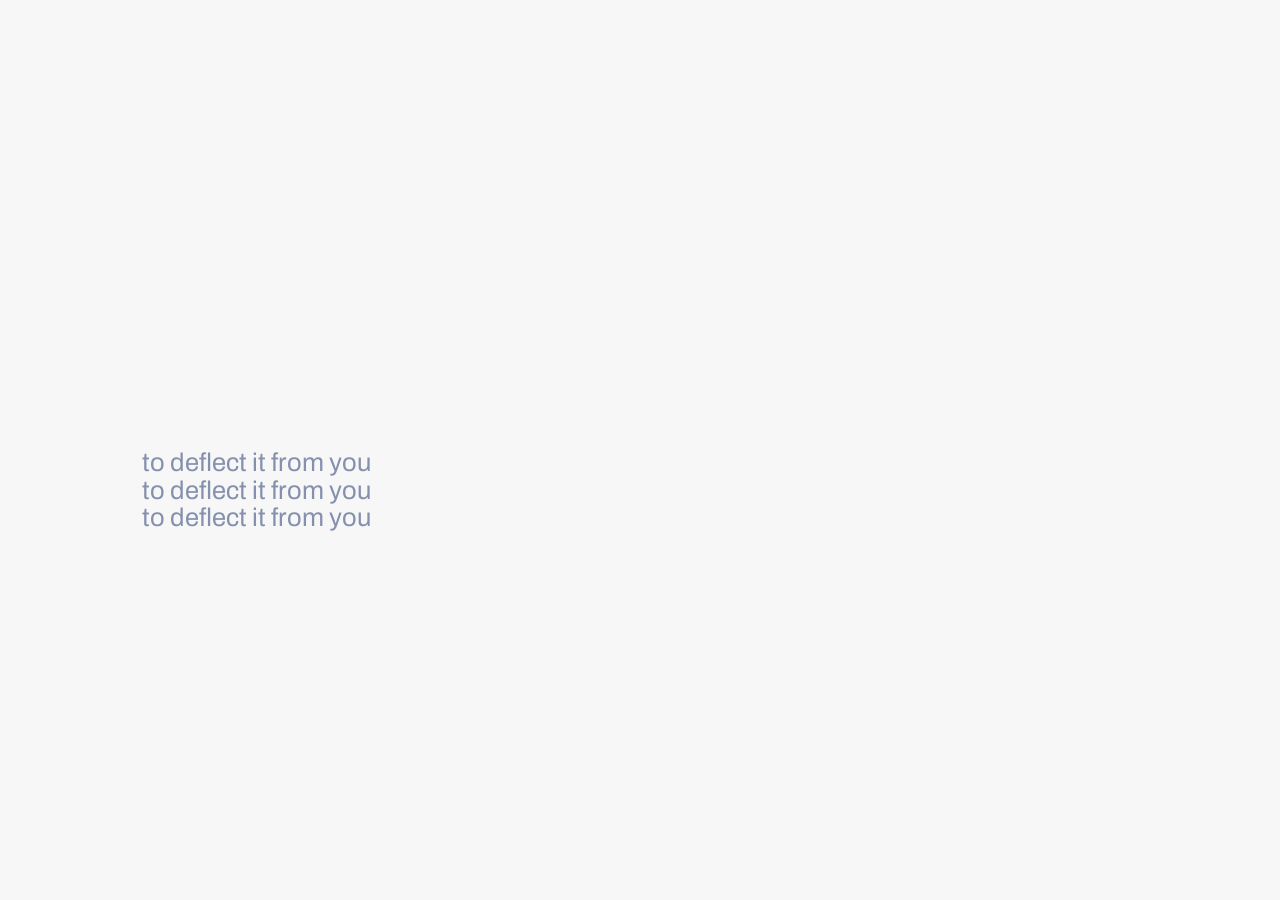
<file: index.html>
<!DOCTYPE html>
<html lang="en">

<head>


  <meta charset="utf-8" />
  <meta name="viewport" content="width=device-width, initial-scale=1" />
  <link rel="icon" href="#" />
  <title>towels</title>

  <link rel="stylesheet" href="style.css" />

</head>

<body id="index">

  <main>

    <section class="panel-1">

    <div class="nav-box">
      <nav>
       
        <a class="poem-page" href="deflect-1.html">
            <div>  
              to deflect it from you
            </div>
          </a>

     
          <a class="poem-page" href="deflect-2.html">
            <div>  
              to deflect it from you
            </div>
          </a>

          <a class="poem-page" href="deflect-3.html">
            <div>  
              to deflect it from you
            </div>
          </a>


      </nav>
    </div>
    </section>

    <section class="panel-2">

  
    </section>

</main>

</body>
</file>
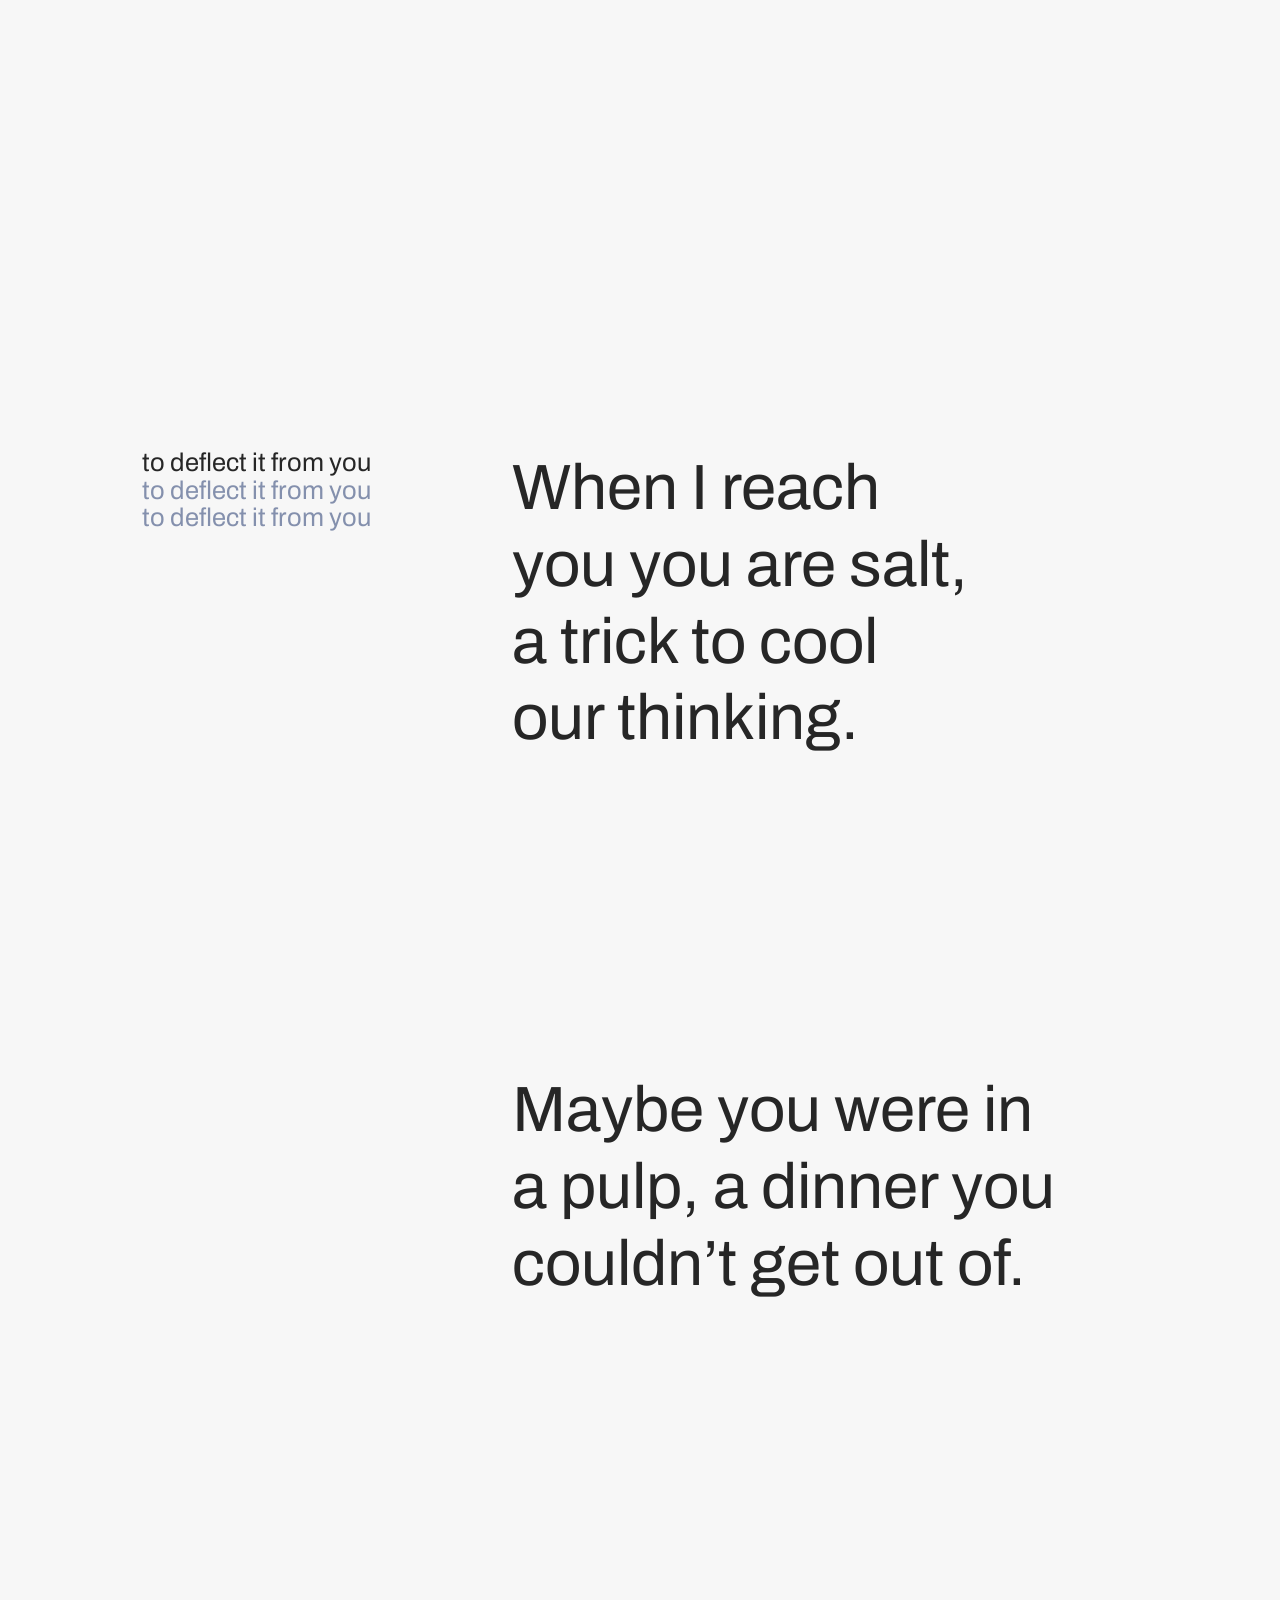
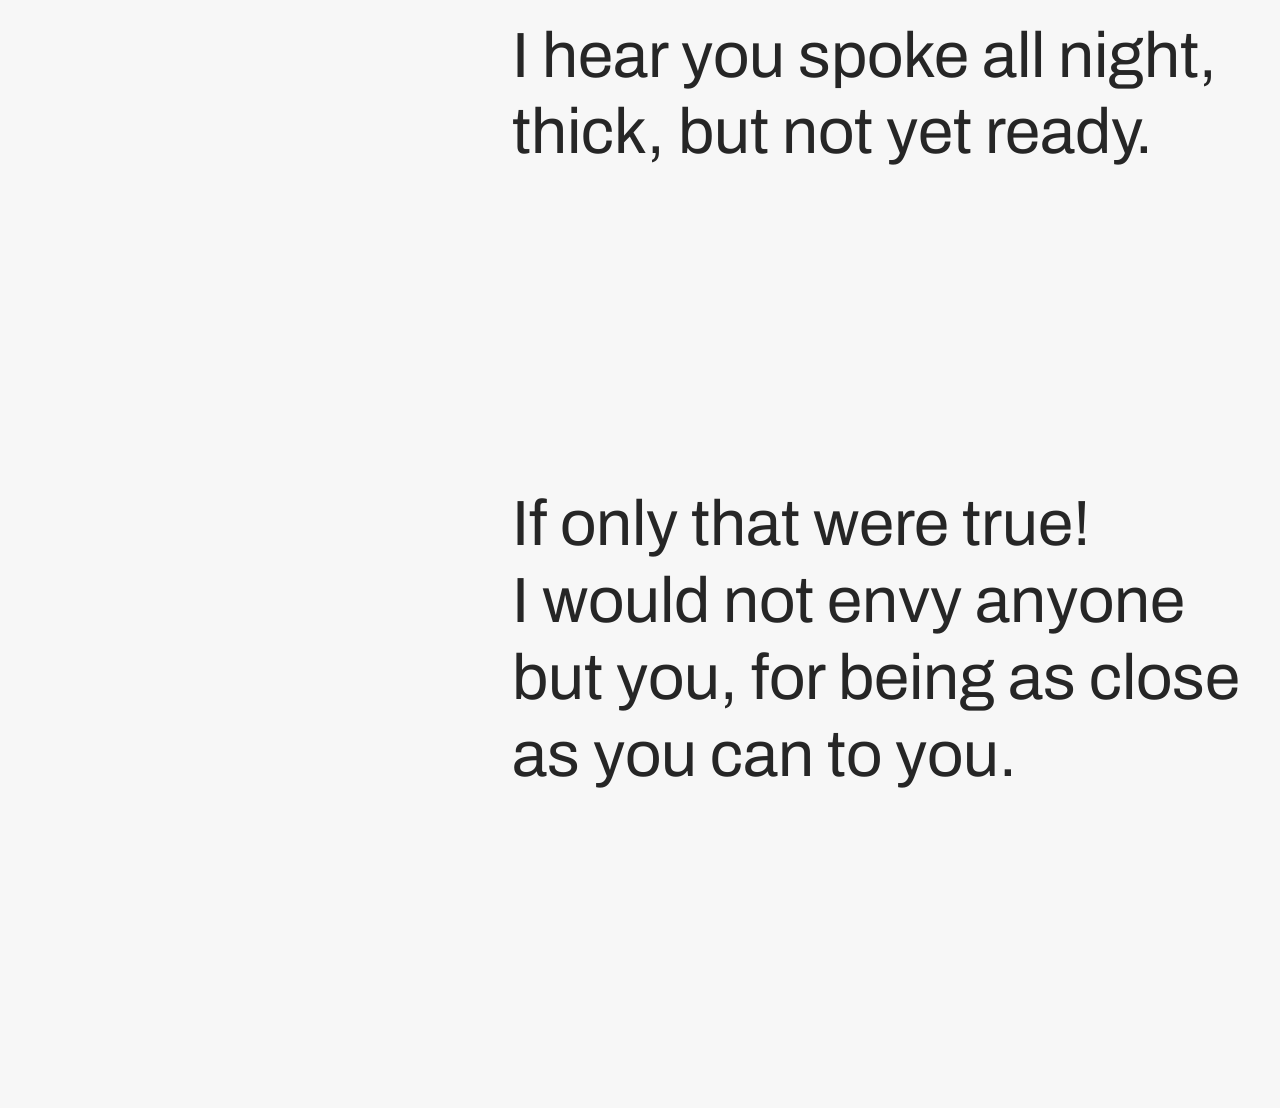
<file: deflect-1.html>
<!DOCTYPE html>
<html lang="en">

<head>


  <meta charset="utf-8" />
  <meta name="viewport" content="width=device-width, initial-scale=1" />
  <link rel="icon" href="#" />
  <title>towels</title>

  <link rel="stylesheet" href="style.css" />

</head>

<body id="deflect-1">

  <main>

    <section class="panel-1">

      <div class="nav-box">


        <nav>

          <a class="you-are-here" href="index.html">
            <div class="you-are-here">
              to deflect it from you
            </div>
          </a>



          <a class="poem-page" href="deflect-2.html">
            <div>
              to deflect it from you
            </div>
          </a>

          <a class="poem-page" href="deflect-3.html">
            <div>
              to deflect it from you
            </div>
          </a>





        </nav>
      </div>
    </section>



    <section class="panel-2">

      <div class="textbox">

        <div class="stanza">

          <div class="line">
            When I reach
          </div>

          <div class="line">
            you you are salt,
          </div>


          <div class="line">
            a trick to cool
          </div>

          <div class="line">
            our thinking.
          </div>

        </div>


        <div class="stanza">
          <div class="line">
            Maybe you were in

          </div>
          <div class="line">
            a pulp, a dinner you
          </div>
          <div class="line">
            couldn’t get out of.
          </div>
        </div>

        <div class="stanza">
          <div class="line">
            I hear you spoke all night,
          </div>
          <div class="line">
            thick, but not yet ready.
          </div>
        </div>

        <div class="stanza">
          <div class="line">
            If only that were true!
          </div>
          <div class="line">
            I would not envy anyone
          </div>
          <div class="line">
            but you, for being as close
          </div>
          <div class="line">
            as you can to you.
          </div>
        </div>

    </section>

  </main>

</body>
</file>
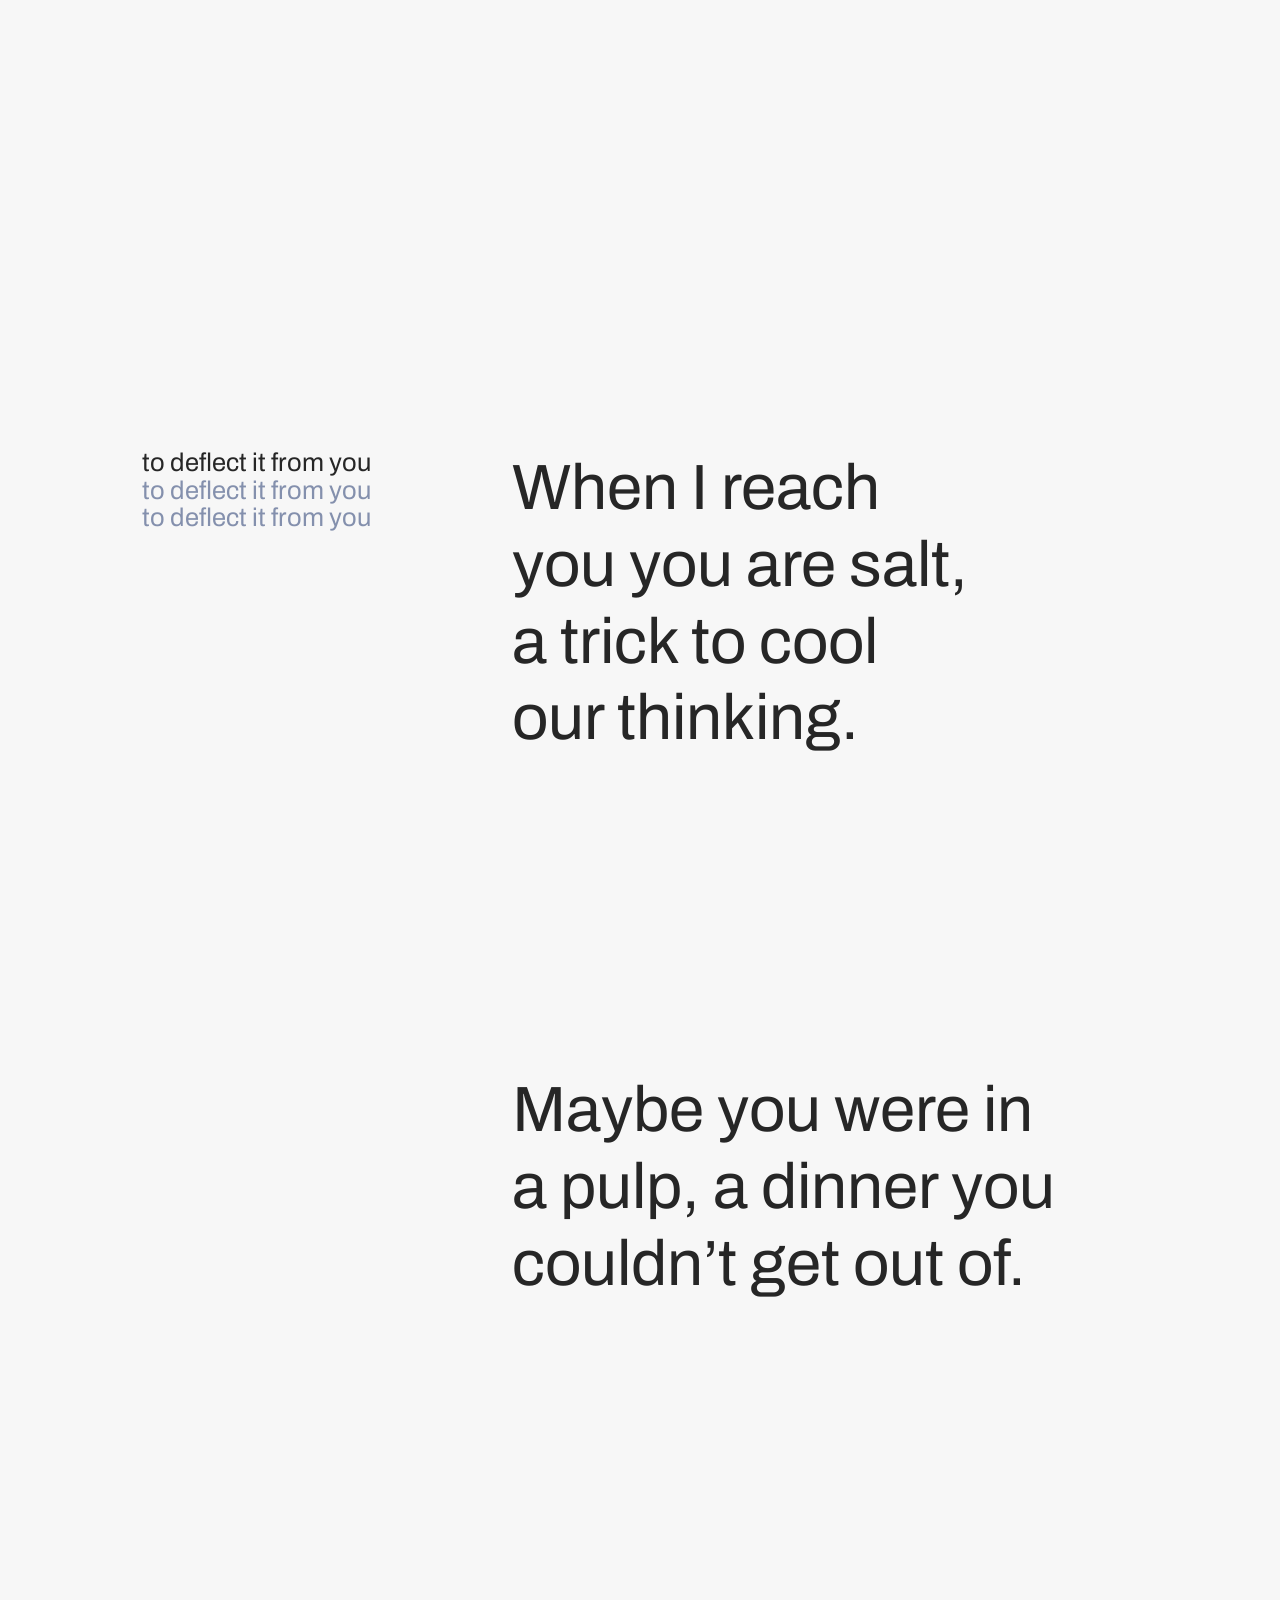
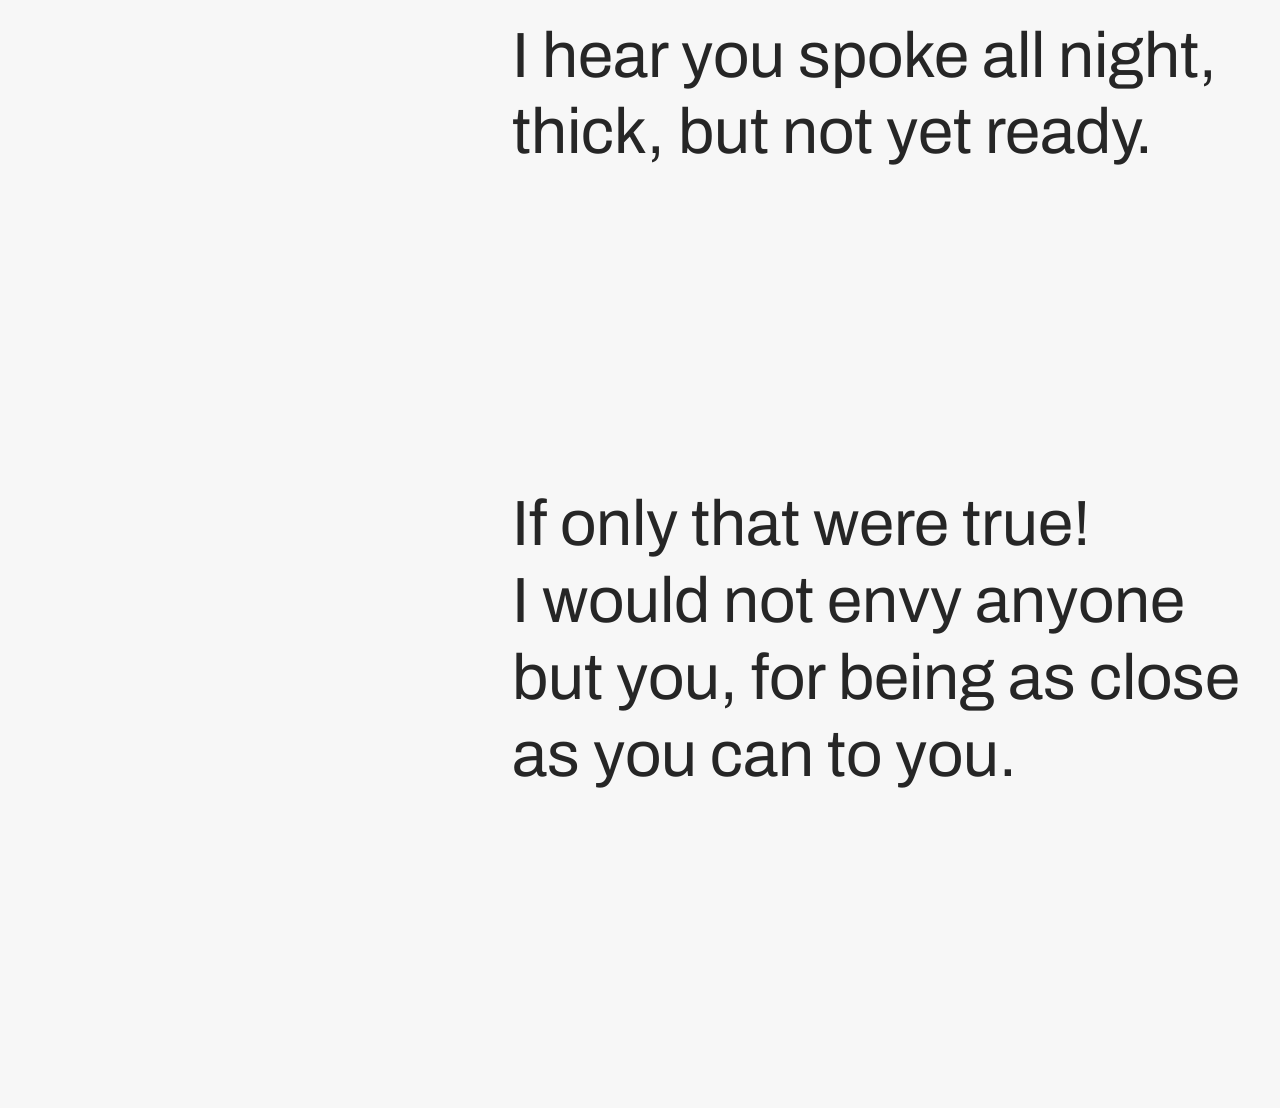
<file: deflect-2.html>
<!DOCTYPE html>
<html lang="en">

<head>


  <meta charset="utf-8" />
  <meta name="viewport" content="width=device-width, initial-scale=1" />
  <link rel="icon" href="#" />
  <title>towels</title>

  <link rel="stylesheet" href="style.css" />

</head>

<body id="deflect-2">

  <main>

    <section class="panel-1">

    <div class="nav-box">
   
   
        <nav>
          
          <a class="you-are-here" href="index.html">
            <div class="you-are-here">  
              to deflect it from you
            </div>
          </a>  
          
    
         
              <a class="poem-page" href="deflect-2.html">
                <div>  
                  to deflect it from you
                </div>
              </a>
    
              <a class="poem-page" href="#">
                <div>  
                  to deflect it from you
                </div>
              </a>

        

     

      </nav>
    </div>
    </section>

 

   <section class="panel-2">
  
      <div class="textbox">

        <div class="stanza">
   
          <div class="line">
              When I reach
          </div>
       
          <div class="line">
              you you are salt,
          </div>
          
    
          <div class="line">
            a trick to cool
        </div>
           
        <div class="line">
            our thinking.
        </div>
        
    </div>
    
    
    <div class="stanza">
        <div class="line">
          Maybe you were in
    
        </div>
        <div class="line">
          a pulp, a dinner you
        </div>
        <div class="line">
          couldn’t get out of.
        </div>
    </div>

    <div class="stanza">
      <div class="line">
          I hear you spoke all night,
      </div>
      <div class="line">
          thick, but not yet ready.    
      </div>
  </div>
   
  <div class="stanza">
    <div class="line">
        If only that were true!   
    </div>
    <div class="line">
        I would not envy anyone
    </div>
    <div class="line">
        but you, for being as close
    </div>
    <div class="line">
        as you can to you.
    </div>
</div>

    </section>

</main>

</body>
</file>
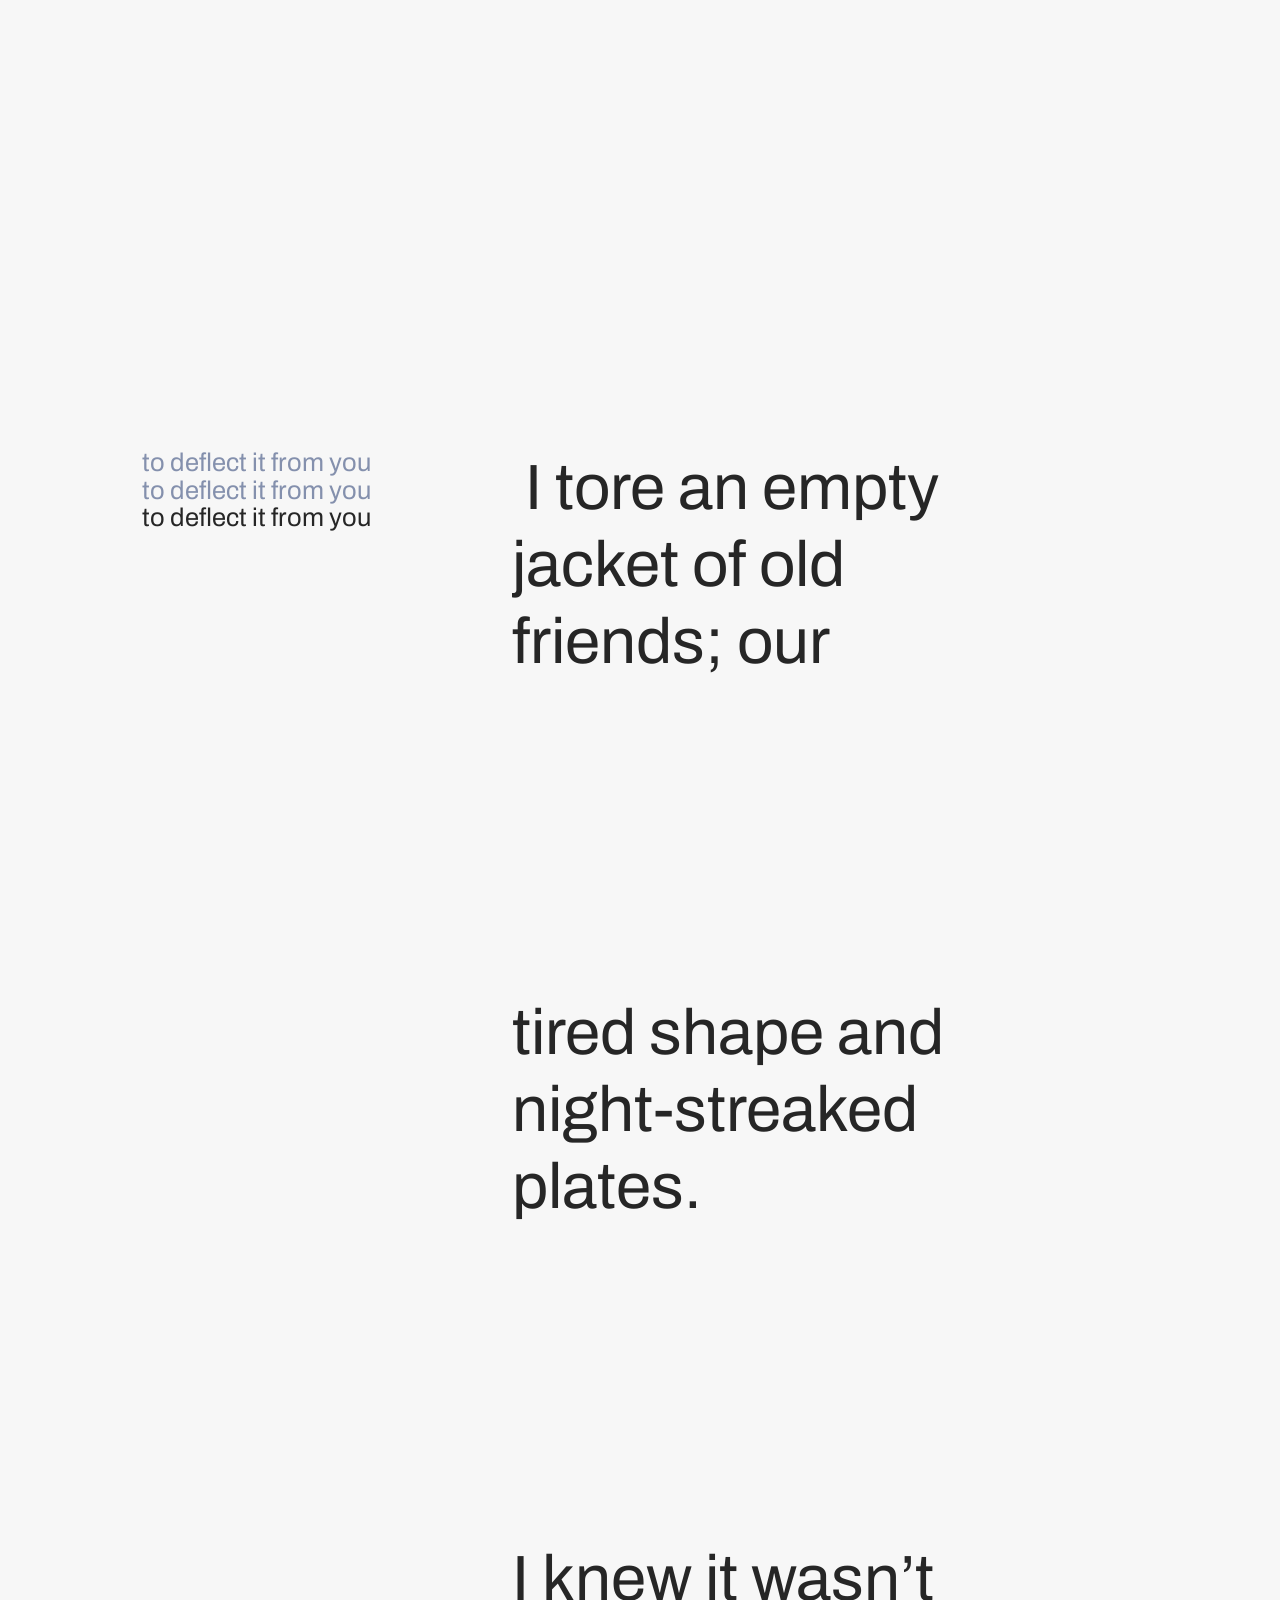
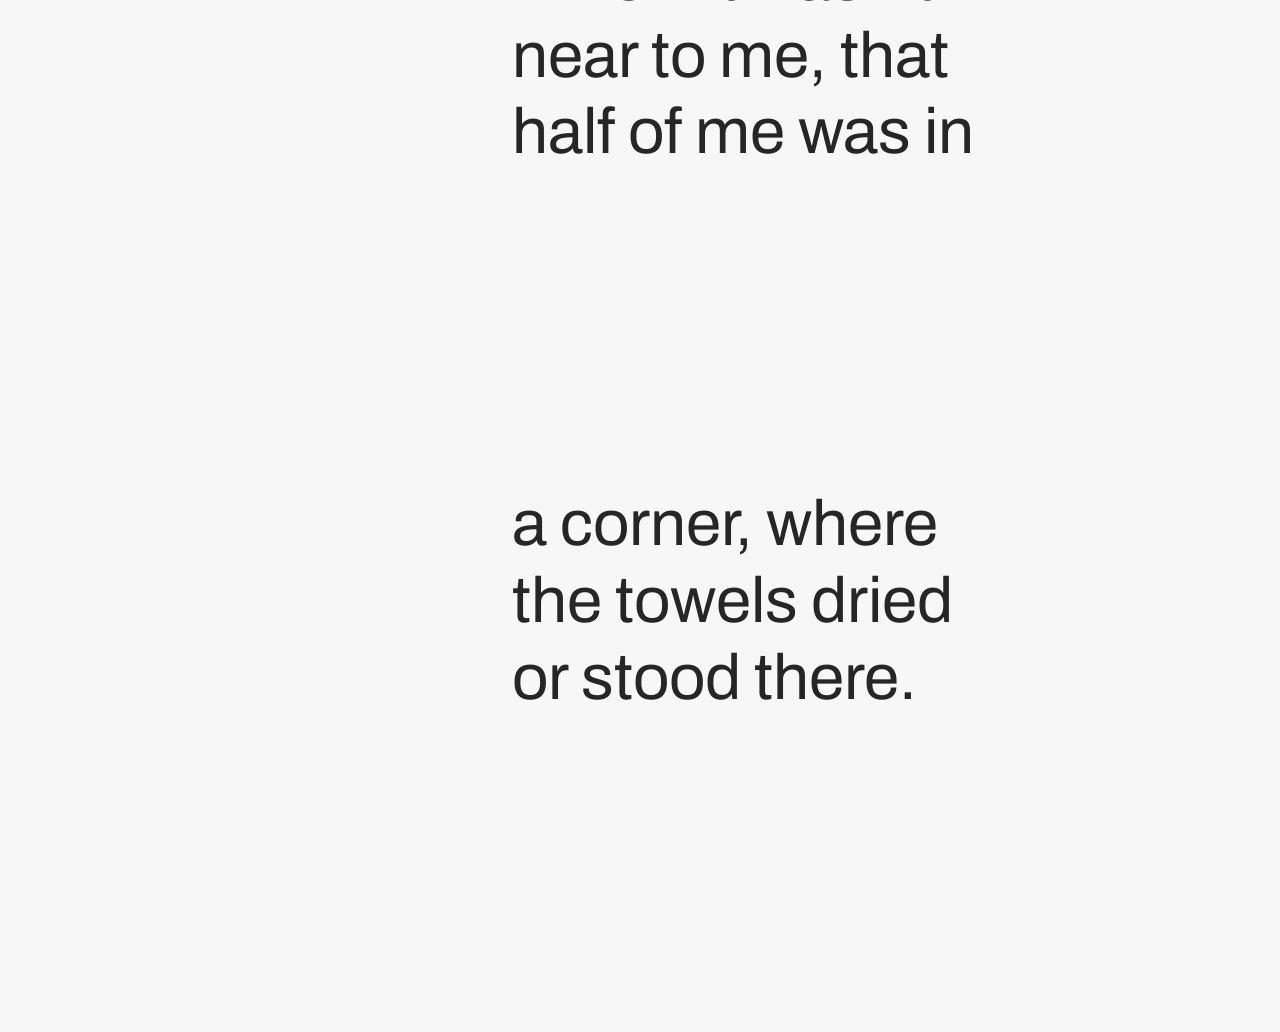
<file: deflect-3.html>
<!DOCTYPE html>
<html lang="en">

<head>


  <meta charset="utf-8" />
  <meta name="viewport" content="width=device-width, initial-scale=1" />
  <link rel="icon" href="#" />
  <title>towels</title>

  <link rel="stylesheet" href="style.css" />

</head>

<body id="deflect-3">

  <main>

    <section class="panel-1">

      <div class="nav-box">


        <nav>

          <a class="poem-page" href="deflect-1.html">
            <div>
              to deflect it from you
            </div>
          </a>


          <a class="poem-page" href="deflect-2.html">
            <div>
              to deflect it from you
            </div>
          </a>

          <a class="you-are-here" href="index.html">
            <div>
              to deflect it from you
            </div>
          </a>

        </nav>
      </div>
    </section>



    <section class="panel-2">

      <div class="textbox">

        <div class="stanza">
          <div class="line">
             I tore an empty
          </div>
          <div class="line">
            jacket of old  
          </div>
          <div class="line">
            friends; our
          </div>
        </div>

        <div class="stanza">
          <div class="line">
            tired shape and
          </div>
          <div class="line">
            night-streaked 
          </div>
          <div class="line">
            plates.  
          </div>
        </div>

        <div class="stanza">
          <div class="line">
            I knew it wasn’t
          </div>
          <div class="line">
            near to me, that
          </div>
          <div class="line">
            half of me was in
          </div>
        </div>

        <div class="stanza">
          <div class="line">
            a corner, where
          </div>
          <div class="line">
            the towels dried
          </div>
          <div class="line">
            or stood there.
          </div>
        </div>
      </div>
    </section>

  </main>

</body>
</file>
<file: style.css>
@import url('https://fonts.googleapis.com/css2?family=Archivo:ital,wght@0,100..900;1,100..900&family=EB+Garamond:ital,wght@0,400..800;1,400..800&family=Yrsa:ital,wght@0,300..700;1,300..700&display=swap');
@import url(reset.css);



body {
    background-color: #F7F7F7;
    font-family: "Archivo", sans-serif;
    color: #262626;
    overflow-x: hidden;
}    


main {
    width: 100vw;
    display: flex;
}

section {
    display: flex;


}

section.panel-1 {
    width: 40vw;
    justify-content: center;
    flex-direction: column;
    height: 100vh;
    overflow: hidden;


}

div.nav-box {
    display: flex;
    justify-content: space-around;
}

nav {
    display: flex;
    flex-direction: column;
    position: fixed;
    line-height: 1;
    font-size: 2vw;
}


nav a {
    text-decoration: none;
    /* border-bottom: 2px solid; */
    padding-bottom: 2px;

}



nav a.you-are-here {
    color: #262626;
    /* border-bottom: 2px solid #F7F7F7; */

}

nav a.poem-page {
    text-decoration: none;
    color: #8490ad;
    width: fit-content;

}


section.panel-2 {
    /* border-left: solid 2px #262626;*/
    overflow-y: scroll;
    /*width: 77vw;*/
    display: flex;
    justify-content: center;
    padding-top: 50vh;
}



div.stanza {
    margin-bottom: 35vh;
    line-height: 1.2;
}

div.line {
    font-size: 5vw;
}
    

@media screen and (max-width: 500px) {
    main {
          display: block;
    }


section.panel-1 {
    width: 100vw;
    justify-content: center;
    flex-direction: column;
  
}

nav {
    flex-direction: row;
    justify-content: space-around;
    font-size: 2.5vw;
}
 nav a {
    padding: 1em;
 }

 div.line {
    font-size: 7vw;
}
}
</file>
